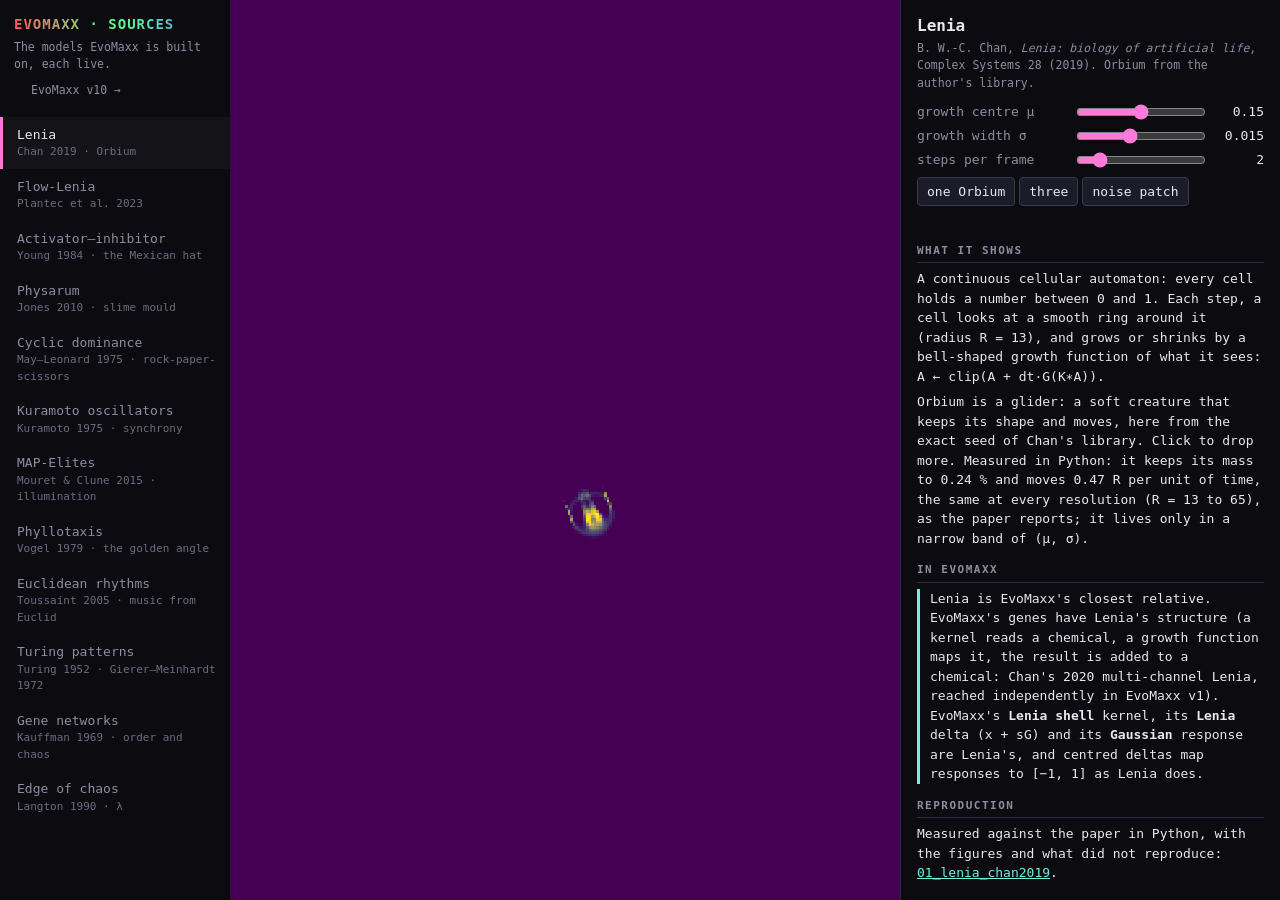
<file: reproductions/live/index.html>
<!doctype html>
<html lang="en">
<head>
<meta charset="utf-8">
<meta name="viewport" content="width=device-width, initial-scale=1">
<title>EvoMaxx: the reproductions, live</title>
<meta name="description" content="The artificial-life models EvoMaxx is built on, each running live in the browser.">
<style>
  :root { --bg: #050508; --fg: #e9e7f2; --dim: #8f8da0; --accent: #ff7ad9; --accent2: #6ff0e0; --panel: rgba(12, 12, 18, 0.92); --line: #2c2c40; }
  html, body { margin: 0; height: 100%; background: var(--bg); color: var(--fg); font: 13px/1.5 ui-monospace, "DejaVu Sans Mono", monospace; overflow: hidden; }
  #stage { position: fixed; left: 230px; right: 380px; top: 0; bottom: 0; }
  #stage canvas { position: absolute; inset: 0; width: 100%; height: 100%; display: block; }
  #list { position: fixed; left: 0; top: 0; bottom: 0; width: 230px; border-right: 1px solid var(--line); background: var(--panel); overflow-y: auto; }
  #list h1 { font-size: 14px; letter-spacing: 1px; margin: 14px 14px 4px; background: linear-gradient(90deg, #ff5b5b, #5bff8a, #5b8aff);
             -webkit-background-clip: text; background-clip: text; color: transparent; }
  #list .sub { color: var(--dim); margin: 0 14px 10px; font-size: 11.5px; }
  #list a { display: block; padding: 8px 14px; color: var(--dim); text-decoration: none; border-left: 3px solid transparent; }
  #list a:hover { color: var(--fg); } #list a.on { color: var(--fg); border-left-color: var(--accent); background: #ffffff08; }
  #list a small { display: block; color: #6f6d80; font-size: 11px; }
  #side { position: fixed; right: 0; top: 0; bottom: 0; width: 380px; border-left: 1px solid var(--line); background: var(--panel); overflow-y: auto; padding: 14px 16px; box-sizing: border-box; }
  #side h2 { font-size: 16px; margin: 0 0 2px; } #side .cite { color: var(--dim); font-size: 11.5px; margin-bottom: 10px; }
  #side h3 { font-size: 11px; letter-spacing: 1.5px; text-transform: uppercase; color: var(--dim); border-bottom: 1px solid var(--line); padding-bottom: 3px; margin: 14px 0 6px; }
  #side p { margin: 6px 0; } #side .evo { border-left: 3px solid var(--accent2); padding-left: 10px; }
  .row { display: grid; grid-template-columns: 1fr 130px 54px; gap: 6px; align-items: center; margin: 4px 0; color: var(--dim); }
  .row input[type=range] { width: 100%; accent-color: var(--accent); } .row output { text-align: right; color: var(--fg); }
  button, select { background: #1b1b2a; color: var(--fg); border: 1px solid #3a3a55; border-radius: 4px; font: inherit; padding: 4px 9px; cursor: pointer; margin: 3px 4px 3px 0; }
  button:hover { border-color: #7a7aa8; }
  #readout { color: var(--accent2); white-space: pre-wrap; min-height: 1.5em; }
  a { color: var(--accent2); } kbd { color: var(--fg); }
  #error { position: fixed; left: 240px; top: 10px; color: #ffcf6e; }
  @media (max-width: 900px) { #list { width: 170px; } #stage { left: 170px; right: 0; bottom: 45vh; } #side { top: 55vh; width: auto; left: 170px; } }
</style>
</head>
<body>
<nav id="list">
  <h1>EVOMAXX · SOURCES</h1>
  <div class="sub">The models EvoMaxx is built on, each live. <a href="../../index.html">EvoMaxx v10 →</a></div>
</nav>
<main id="stage"><canvas id="gl"></canvas><canvas id="flat"></canvas></main>
<aside id="side">
  <h2 id="title"></h2><div class="cite" id="cite"></div>
  <div id="controls"></div>
  <div id="readout"></div>
  <h3>What it shows</h3><div id="about"></div>
  <h3>In EvoMaxx</h3><div id="evomaxx" class="evo"></div>
  <h3>Reproduction</h3><div id="repro"></div>
</aside>
<div id="error"></div>
<script src="js/gl.js"></script>
<script>const MODELS = [];</script>
<script src="js/lenia.js"></script>
<script src="js/flowlenia.js"></script>
<script src="js/young.js"></script>
<script src="js/physarum.js"></script>
<script src="js/cyclic.js"></script>
<script src="js/kuramoto.js"></script>
<script src="js/mapelites.js"></script>
<script src="js/phyllotaxis.js"></script>
<script src="js/rhythms.js"></script>
<script src="js/turing.js"></script>
<script src="js/rbn.js"></script>
<script src="js/langton.js"></script>
<script>
"use strict";
// The shell: a list of models, the stage (a WebGL 2 canvas and a 2D canvas over it) and a
// side panel with the controls and the explanations. A model registers itself in MODELS as
// { id, title, cite, folder, about, evomaxx, controls, init(env), frame(env, dt), click?(env, x, y) }.
const $ = id => document.getElementById(id);
const glCanvas = $("gl"), flatCanvas = $("flat");
let gl = null;
try { gl = GL.create(glCanvas); } catch (e) { $("error").textContent = e.message; }
const env = { gl, glCanvas, flat: flatCanvas, ctx: flatCanvas.getContext("2d"), params: {}, readout: t => { $("readout").textContent = t; } };
let current = null, last = performance.now();

for (const m of MODELS) {
  const a = document.createElement("a"); a.href = `#${m.id}`; a.id = `link-${m.id}`;
  a.innerHTML = `${m.title}<small>${m.short}</small>`; $("list").append(a);
}
function resize() {
  const r = $("stage").getBoundingClientRect(), dpr = window.devicePixelRatio || 1;
  for (const c of [glCanvas, flatCanvas]) { c.width = Math.round(r.width * dpr); c.height = Math.round(r.height * dpr); }
  env.width = glCanvas.width; env.height = glCanvas.height; env.dpr = dpr;
}
function open(id) {
  const m = MODELS.find(x => x.id === id) || MODELS[0];
  if (current?.stop) current.stop(env);
  current = m;
  document.querySelectorAll("#list a").forEach(a => a.classList.toggle("on", a.id === `link-${m.id}`));
  $("title").textContent = m.title; $("cite").innerHTML = m.cite; $("about").innerHTML = m.about; $("evomaxx").innerHTML = m.evomaxx;
  $("repro").innerHTML = `Measured against the paper in Python, with the figures and what did not reproduce: <a href="../${m.folder}/">${m.folder}</a>.`;
  env.params = {};
  const box = $("controls"); box.innerHTML = "";
  for (const c of m.controls) {
    if (c.button) { const b = document.createElement("button"); b.textContent = c.button; b.onclick = () => c.action(env); box.append(b); continue; }
    if (c.options) {
      env.params[c.key] = c.value;
      const row = document.createElement("label"); row.className = "row"; row.innerHTML = `<span>${c.label}</span>`;
      const s = document.createElement("select"); c.options.forEach(o => s.add(new Option(o, o))); s.value = c.value;
      s.onchange = () => { env.params[c.key] = s.value; c.change?.(env); }; row.append(s, document.createElement("span")); box.append(row); continue;
    }
    env.params[c.key] = c.value;
    const row = document.createElement("label"); row.className = "row";
    row.innerHTML = `<span>${c.label}</span><input type="range" min="${c.min}" max="${c.max}" step="${c.step}" value="${c.value}"><output>${c.value}</output>`;
    const input = row.querySelector("input"), out = row.querySelector("output");
    input.oninput = () => { env.params[c.key] = +input.value; out.textContent = (+input.value).toFixed(c.digits ?? 2).replace(/\.?0+$/, "") || "0"; c.change?.(env); };
    box.append(row);
  }
  env.readout("");
  glCanvas.style.display = m.flat ? "none" : "block";
  env.ctx.clearRect(0, 0, flatCanvas.width, flatCanvas.height);
  try { m.init(env); } catch (e) { $("error").textContent = `${m.title}: ${e.message}`; console.error(e); }
}
flatCanvas.addEventListener("pointerdown", e => {
  if (!current?.click) return;
  const r = flatCanvas.getBoundingClientRect();
  current.click(env, (e.clientX - r.left) * env.dpr, (e.clientY - r.top) * env.dpr, e);
});
function frame(now) {
  const dt = Math.min((now - last) / 1000, 0.1); last = now;
  if (current) { try { current.frame(env, dt); } catch (e) { $("error").textContent = `${current.title}: ${e.message}`; console.error(e); current = null; } }
  requestAnimationFrame(frame);
}
addEventListener("resize", () => { resize(); if (current) open(current.id); });
addEventListener("hashchange", () => open(location.hash.slice(1)));
resize(); open(location.hash.slice(1)); requestAnimationFrame(frame);
</script>
</body>
</html>
</file>
